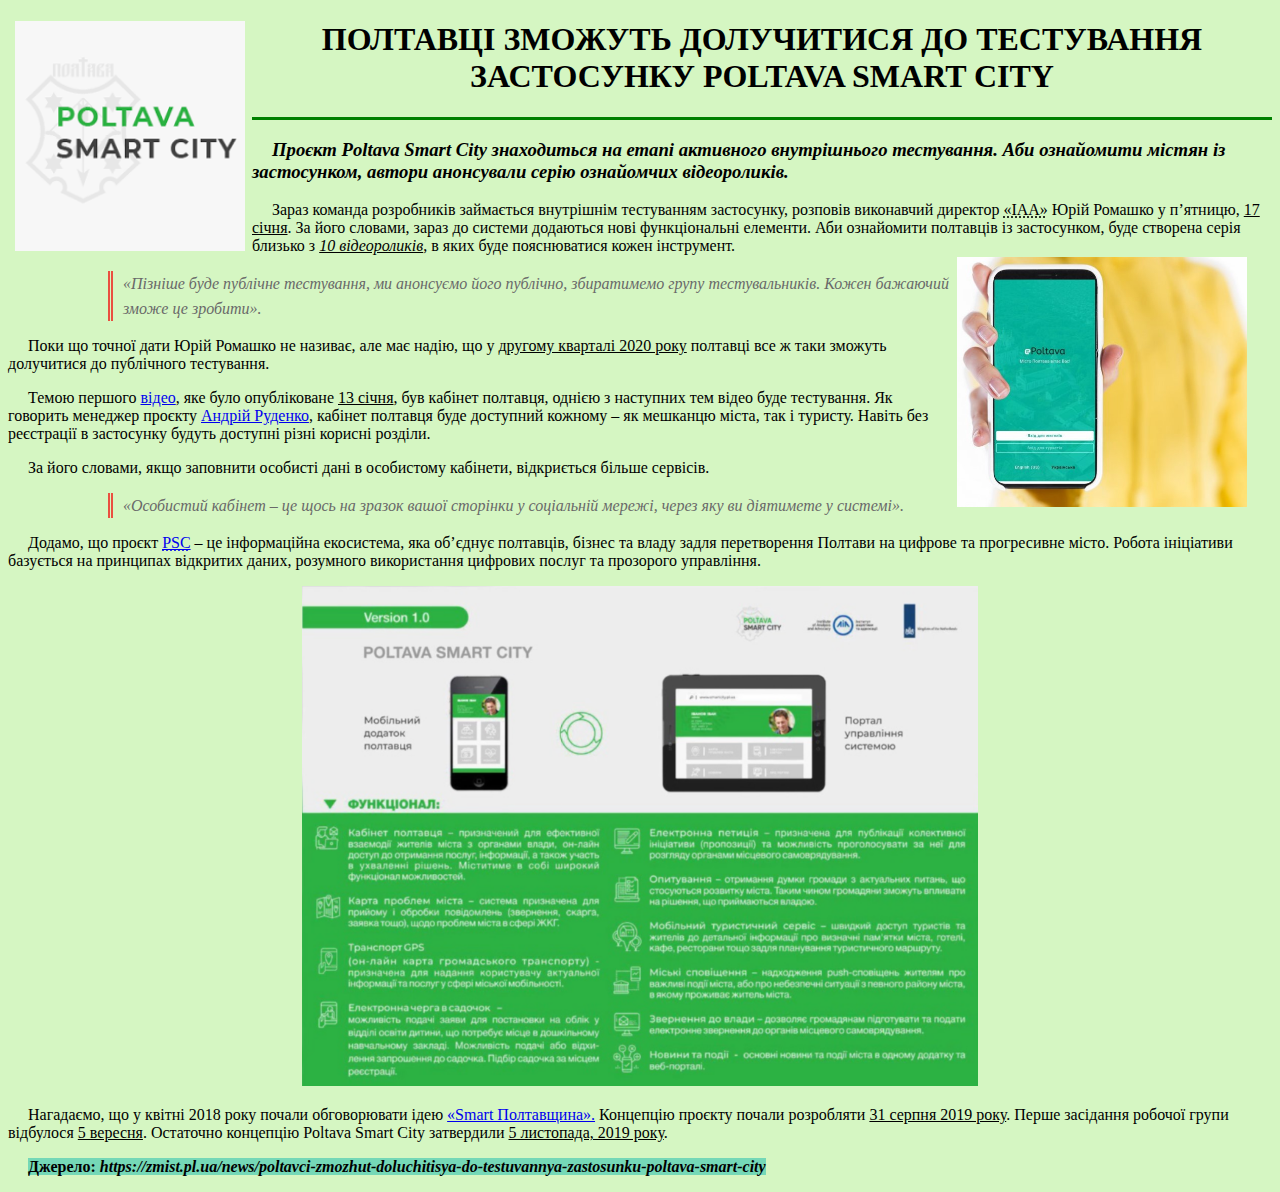
<file: Homework 2/Homework 2.html>
<!DOCTYPE html>
<html lang="en">
    <head>
        <meta charset="UTF-8">
        <meta name="viewport" content="width=device-width, initial-scale=1.0">
        <meta http-equiv="X-UA-Compatible" content="ie=edge">
        <title>Document</title>
        <style>
            p 
            {
                text-indent: 20px;
            }
        
            .rightimg
            {
                float: right; 
                margin: 20px 25px 0px 7px;
            }
        
            .leftimg
            {
                float: left; 
                margin: 0px 7px 0px 7px;
            }
        
            .fig
            {
                text-align: center;
            }
        
            .padding
            { 
                max-width: 1300px;
                margin: 0 auto;
            }
       
            .line
            {
                margin: 0px 100px;
                border-left: 5px solid #f20808b3;
                padding-left: 10px;
                line-height: 25px;
                font-style: oblique;
                border-radius: 0px 0px;
                border-left-style: double;
                font-family: Segoe Script
            }
            .body
            {
                background-color: #56DD0B40
            } 
        </style>       
    </head>
    <body class="body">
        <div class="padding">
        <div><img src="../Homework 2/image_homework2/images.png" height="230" class="leftimg"></div><div class="fig"><font face="Segoe Script"><h1>ПОЛТАВЦІ ЗМОЖУТЬ ДОЛУЧИТИСЯ ДО ТЕСТУВАННЯ<br>ЗАСТОСУНКУ POLTAVA SMART CITY</h1></font></div>
        <hr color="green" size="3">
        <h3><p><i>Проєкт Poltava Smart City знаходиться на етапі активного внутрішнього тестування. Аби ознайомити містян із застосунком, автори анонсували серію ознайомчих відеороликів.</i></p></h3 >
        <p>Зараз команда розробників займається внутрішнім тестуванням застосунку, розповів виконавчий директор <abbr title="Інституту аналітики та адвокації">«ІАА»</abbr> 
            Юрій Ромашко у п’ятницю, <ins>17 січня</ins>. За його словами, зараз до системи додаються нові функціональні елементи. Аби ознайомити полтавців із застосунком, 
            буде створена серія близько з <ins><i>10 відеороликів</i></ins>, в яких буде пояснюватися кожен інструмент. <img src="../Homework 2/image_homework2/xYyYYj4LI70drO7e.jpg" height="250" class="rightimg"></p>
        <blockquote class="line" style="color:dimgray">«Пізніше буде публічне тестування, ми анонсуємо його публічно, збиратимемо групу тестувальників. Кожен бажаючий зможе це зробити».</blockquote>
        <p>Поки що точної дати Юрій Ромашко не називає, але має надію, що у <ins>другому кварталі 2020 року</ins> полтавці все ж таки зможуть долучитися до публічного тестування.</p>
        <p>Темою першого <a href="https://www.facebook.com/watch/?v=2560920150702135">відео</a>, яке було опубліковане <ins>13 січня</ins>, був кабінет полтавця, 
            однією з наступних тем відео буде тестування. Як говорить менеджер проєкту <a href="https://www.facebook.com/rudenko.vip">Андрій Руденко</a>, кабінет полтавця 
            буде доступний кожному – як мешканцю міста, так і туристу. Навіть без реєстрації в застосунку будуть доступні різні корисні розділи.</p>
        <p>За його словами, якщо заповнити особисті дані в особистому кабінети, відкриється більше сервісів.</p>
        <blockquote class="line" style="color:dimgray">«Особистий кабінет – це щось на зразок вашої сторінки у соціальній мережі, через яку ви діятимете у системі».</blockquote> 
        <p>Додамо, що проєкт <a href="http://smartcity.pl.ua/"><abbr title="Poltava Smart City">PSC</abbr></a> – це інформаційна екосистема, яка об’єднує полтавців, бізнес 
            та владу задля перетворення Полтави на цифрове та прогресивне місто. Робота ініціативи базується на принципах відкритих даних, розумного використання цифрових послуг 
            та прозорого управління.</p>
        <div class="fig"><img src="../Homework 2/image_homework2/2020-01-20_20h28_21.png" height="500"></div>
        <p>Нагадаємо, що у квітні 2018 року почали обговорювати ідею <a href="https://zmist.pl.ua/news/smart-poltavshchina-u-poltavi-obgovoryuyut-yak-nalagoditi-zvyazok-gromadi-iz-vladoyu">
            «Smart Полтавщина».</a> Концепцію проєкту почали розробляти <ins>31 серпня 2019 року</ins>. Перше засідання робочої групи відбулося <ins>5 вересня</ins>.
            Остаточно концепцію Poltava Smart City затвердили <ins>5 листопада, 2019 року</ins>.</p>
        <p><mark style="background-color:rgba(17, 185, 171, 0.486)"><b style="font-family: fantasy">Джерело: <cite>https://zmist.pl.ua/news/poltavci-zmozhut-doluchitisya-do-testuvannya-zastosunku-poltava-smart-city</b></cite></mark></p>      
        </div>
    </body>
</html>
</file>
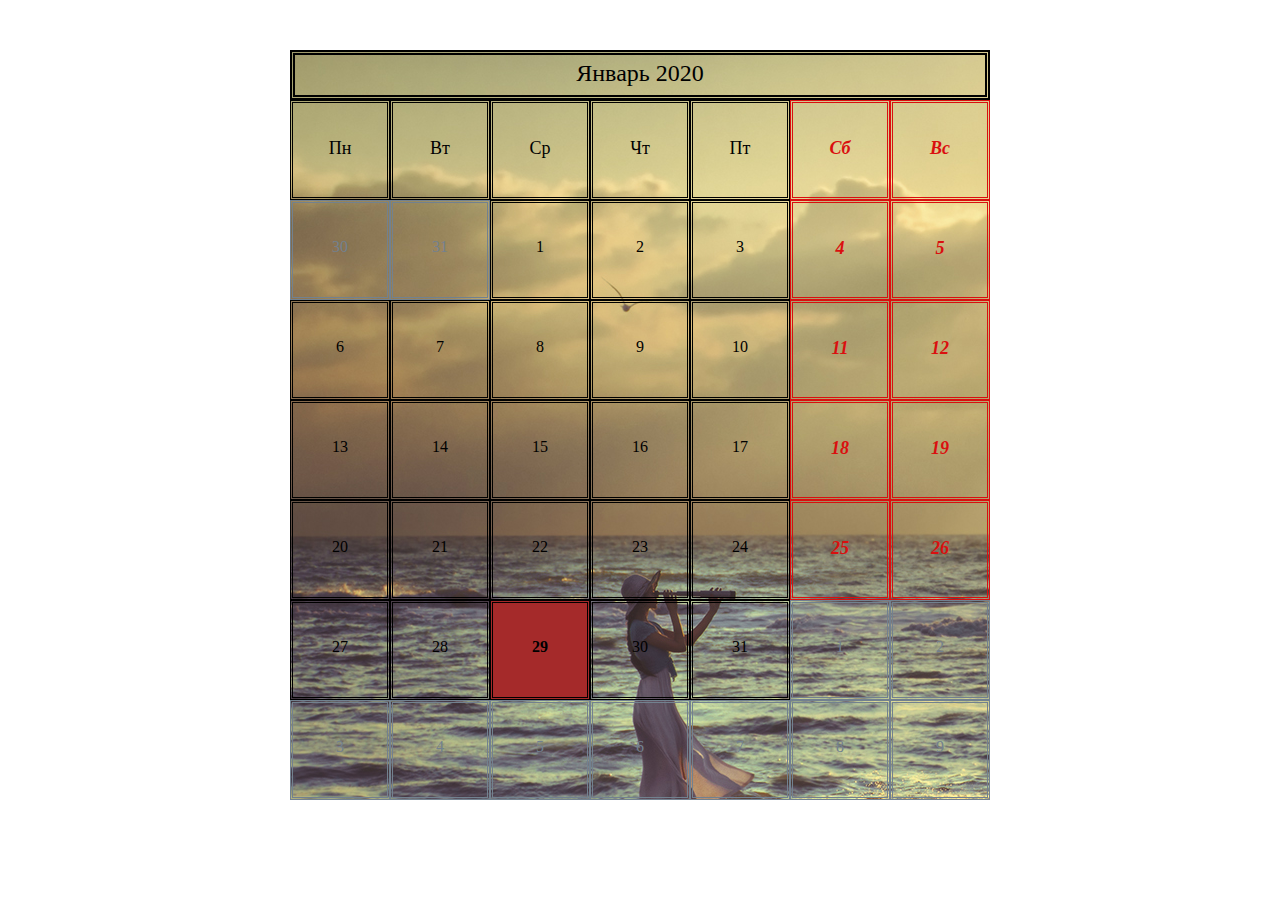
<file: Homework_3.1/homework3.1.html>
<!DOCTYPE html>
<html lang="en">
<head>
    <meta charset="UTF-8">
    <meta name="viewport" content="width=device-width, initial-scale=1.0">
    <meta http-equiv="X-UA-Compatible" content="ie=edge">
    <title>Document</title>
    <link rel="stylesheet" href="style.css">
</head>

<body style="padding-top:50px"> 

    <div class="calendar">

        <div class="month"> 
            Январь 2020
        </div>
           
        <div>
            <div class="week">Пн</div>
            <div class="week">Вт</div>
            <div class="week">Ср</div>
            <div class="week">Чт</div>
            <div class="week">Пт</div>
            <div class="holiday">Сб</div>
            <div class="holiday">Вс</div>
            <div style="clear: both"></div>
        </div>
        
        <div>
            <div class="dates_outside_the_month">30</div>
            <div class="dates_outside_the_month">31</div>
            <div class="date">1</div>
            <div class="date">2</div>
            <div class="date">3</div>
            <div class="holiday">4</div>
            <div class="holiday">5</div>
            <div class="date">6</div>
            <div class="date">7</div>
            <div class="date">8</div>
            <div class="date">9</div>
            <div class="date">10</div>
            <div class="holiday">11</div>
            <div class="holiday">12</div>
            <div class="date">13</div>
            <div class="date">14</div>
            <div class="date">15</div>
            <div class="date">16</div>
            <div class="date">17</div>
            <div class="holiday">18</div>
            <div class="holiday">19</div>
            <div class="date">20</div>
            <div class="date">21</div>
            <div class="date">22</div>
            <div class="date">23</div>
            <div class="date">24</div>
            <div class="holiday">25</div>
            <div class="holiday">26</div>
            <div class="date">27</div>
            <div class="date">28</div>
            <div class="today">29</div>
            <div class="date">30</div>
            <div class="date">31</div>
            <div class="dates_outside_the_month">1</div>
            <div class="dates_outside_the_month">2</div>
            <div class="dates_outside_the_month">3</div>
            <div class="dates_outside_the_month">4</div>
            <div class="dates_outside_the_month">5</div>
            <div class="dates_outside_the_month">6</div>
            <div class="dates_outside_the_month">7</div>
            <div class="dates_outside_the_month">8</div>
            <div class="dates_outside_the_month">9</div>
            <div style="clear: both"></div>
        </div>
    </div>

 
</body>
</html>
</file>
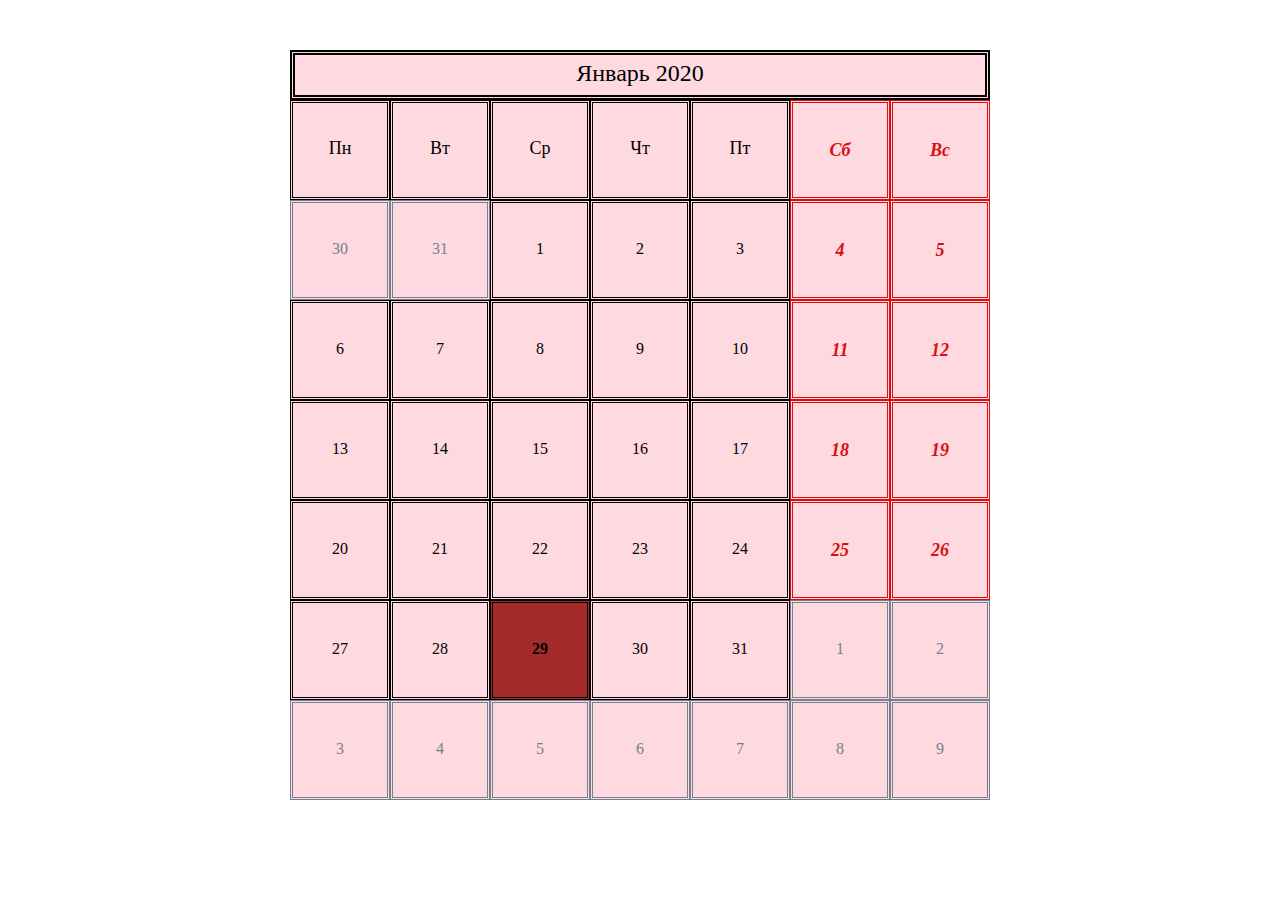
<file: Homework_3/homework3.1.html>
<!DOCTYPE html>
<html lang="en">
<head>
    <meta charset="UTF-8">
    <meta name="viewport" content="width=device-width, initial-scale=1.0">
    <meta http-equiv="X-UA-Compatible" content="ie=edge">
    <title>Document</title>
    <link rel="stylesheet" href="style.css">
</head>

<body style="padding-top:50px"> 

    <div class="calendar">

        <div class="month"> 
            Январь 2020
        </div>
           
        <div class="calendar-week">
            <div class="week">Пн</div>
            <div class="week">Вт</div>
            <div class="week">Ср</div>
            <div class="week">Чт</div>
            <div class="week">Пт</div>
            <div class="holiday">Сб</div>
            <div class="holiday">Вс</div>
            <div style="clear: both"></div>
        </div>
        
        <div class="calendar-dates">
            <div class="dates_outside_the_month">30</div>
            <div class="dates_outside_the_month">31</div>
            <div class="date">1</div>
            <div class="date">2</div>
            <div class="date">3</div>
            <div class="holiday">4</div>
            <div class="holiday">5</div>
            <div class="date">6</div>
            <div class="date">7</div>
            <div class="date">8</div>
            <div class="date">9</div>
            <div class="date">10</div>
            <div class="holiday">11</div>
            <div class="holiday">12</div>
            <div class="date">13</div>
            <div class="date">14</div>
            <div class="date">15</div>
            <div class="date">16</div>
            <div class="date">17</div>
            <div class="holiday">18</div>
            <div class="holiday">19</div>
            <div class="date">20</div>
            <div class="date">21</div>
            <div class="date">22</div>
            <div class="date">23</div>
            <div class="date">24</div>
            <div class="holiday">25</div>
            <div class="holiday">26</div>
            <div class="date">27</div>
            <div class="date">28</div>
            <div class="today">29</div>
            <div class="date">30</div>
            <div class="date">31</div>
            <div class="dates_outside_the_month">1</div>
            <div class="dates_outside_the_month">2</div>
            <div class="dates_outside_the_month">3</div>
            <div class="dates_outside_the_month">4</div>
            <div class="dates_outside_the_month">5</div>
            <div class="dates_outside_the_month">6</div>
            <div class="dates_outside_the_month">7</div>
            <div class="dates_outside_the_month">8</div>
            <div class="dates_outside_the_month">9</div>
            <div style="clear: both"></div>
        </div>
    </div>

 
</body>
</html>
</file>
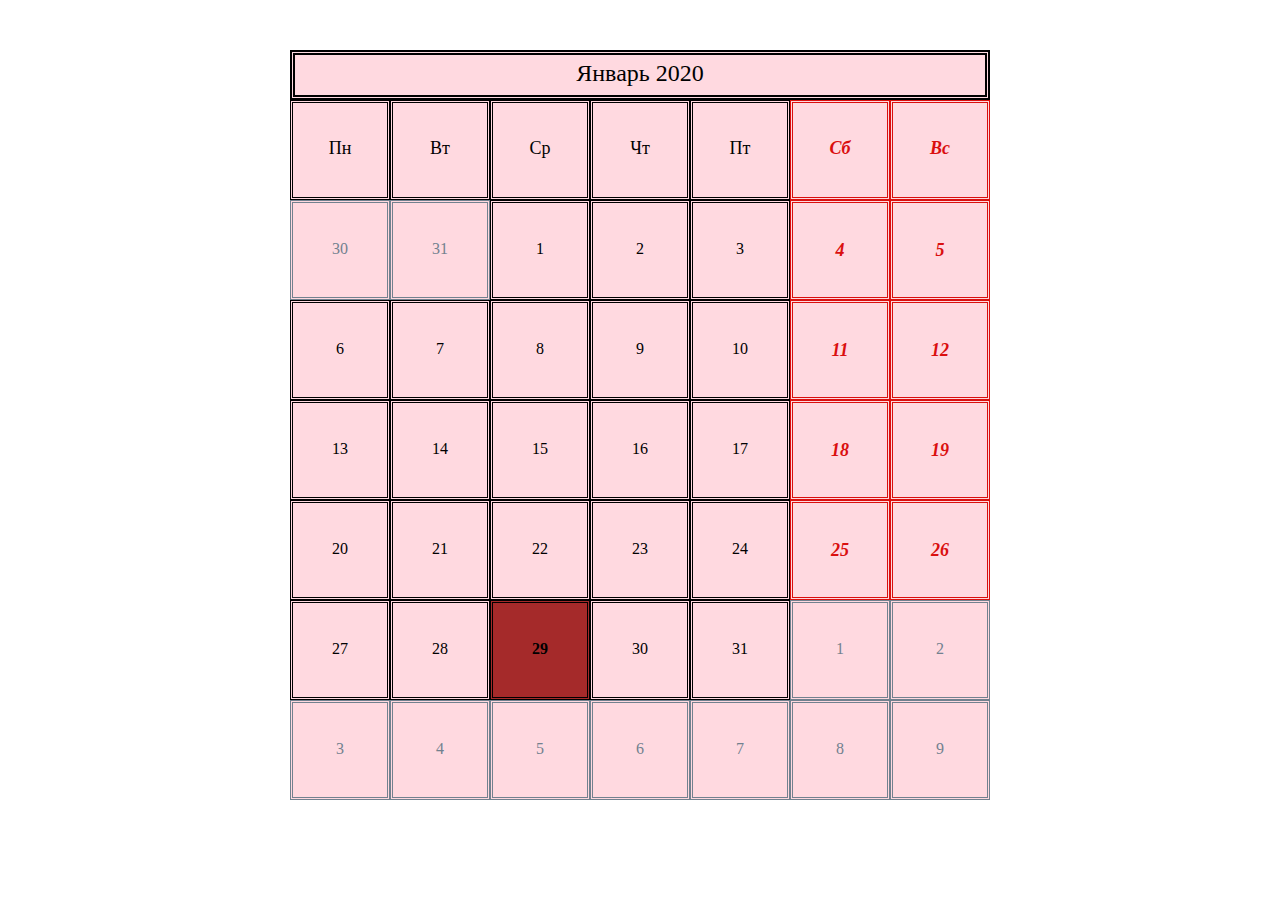
<file: Homework_3/homework3.html>
<!DOCTYPE html>
<html lang="en">
<head>
    <meta charset="UTF-8">
    <meta name="viewport" content="width=device-width, initial-scale=1.0">
    <meta http-equiv="X-UA-Compatible" content="ie=edge">
    <title>Document</title>
    <link rel="stylesheet" href="style.css">
</head>

<body style="padding-top:50px"> 

    <div class="calendar">

        <div class="month"> 
            Январь 2020
        </div>
           
        <div>
            <div class="week">Пн</div>
            <div class="week">Вт</div>
            <div class="week">Ср</div>
            <div class="week">Чт</div>
            <div class="week">Пт</div>
            <div class="week1">Сб</div>
            <div class="week1">Вс</div>
        </div>
        
        <div>
            <div class="dates_outside_the_month">30</div>
            <div class="dates_outside_the_month">31</div>
            <div class="date">1</div>
            <div class="date">2</div>
            <div class="date">3</div>
            <div class="holiday">4</div>
            <div class="holiday">5</div>
            <div class="date">6</div>
            <div class="date">7</div>
            <div class="date">8</div>
            <div class="date">9</div>
            <div class="date">10</div>
            <div class="holiday">11</div>
            <div class="holiday">12</div>
            <div class="date">13</div>
            <div class="date">14</div>
            <div class="date">15</div>
            <div class="date">16</div>
            <div class="date">17</div>
            <div class="holiday">18</div>
            <div class="holiday">19</div>
            <div class="date">20</div>
            <div class="date">21</div>
            <div class="date">22</div>
            <div class="date">23</div>
            <div class="date">24</div>
            <div class="holiday">25</div>
            <div class="holiday">26</div>
            <div class="date">27</div>
            <div class="date">28</div>
            <div class="today">29</div>
            <div class="date">30</div>
            <div class="date">31</div>
            <div class="dates_outside_the_month">1</div>
            <div class="dates_outside_the_month">2</div>
            <div class="dates_outside_the_month">3</div>
            <div class="dates_outside_the_month">4</div>
            <div class="dates_outside_the_month">5</div>
            <div class="dates_outside_the_month">6</div>
            <div class="dates_outside_the_month">7</div>
            <div class="dates_outside_the_month">8</div>
            <div class="dates_outside_the_month">9</div>
        </div>
    </div>

 
</body>
</html>
</file>
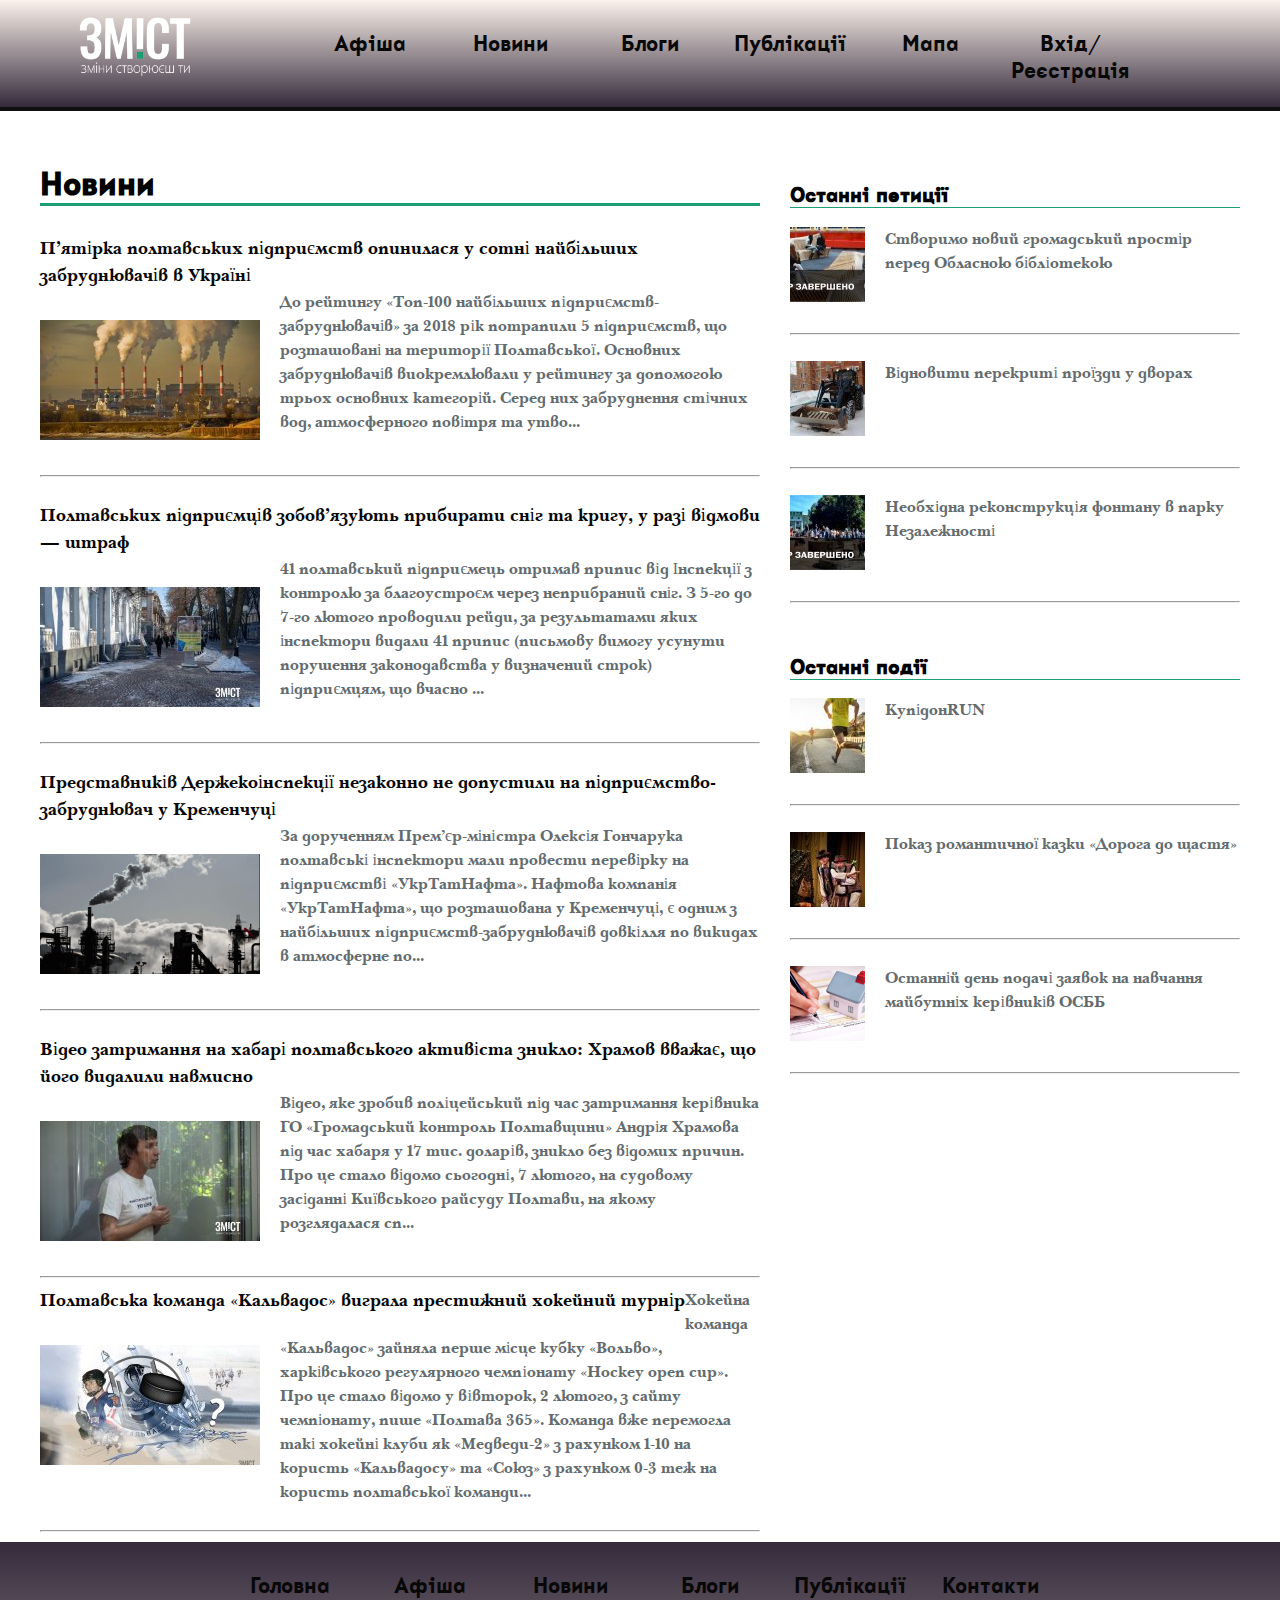
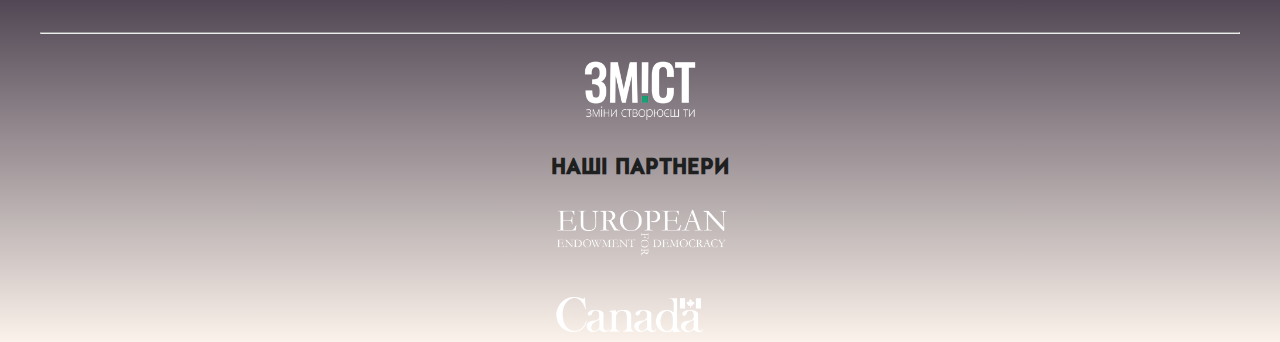
<file: Homework_5/homework_5.html>
<!DOCTYPE html>
<html lang="en">
<head>
    <meta charset="UTF-8">
    <meta name="viewport" content="width=device-width, initial-scale=1.0">
    <meta http-equiv="X-UA-Compatible" content="ie=edge">
    <title>Document</title>

    <link rel="stylesheet" href="style.css">
</head>
<body>
    <header class="header">
        <div class="wrapper">
        <nav class="header__nav">    
            <div class="logo">
                <a href="#">
                    <img src="./image_homework5/logo-zmist.png" alt="" width="130px"> 
                </a>
            </div>
                <ul class="menu">
                    <li><a href="#">Афіша</a></li>
                    <li><a href="#">Новини</a>
                        <ul>
                            <li><a href="#">Головне за тиждень</a></li>
                            <li><a href="#">Головне за місяць</a></li>
                            <li><a href="#">Головне за рік</a></li>
                        </ul>   
                    </li>
                    <li><a href="#">Блоги</a></li>
                    <li><a href="#">Публікації</a></li>
                    <li><a href="#">Мапа</a></li>
                    <li><a href="#">Вхід/Реєстрація</a></li>
                </ul>
        </nav>
        </div>
    </header>


    <main>
    <div class="wrapper">
        <div class="content">      
            <section class="main__section">         
                <h1 class="title">Новини</h1>
                <article class="main__section__article">
                    <a href="#">П’ятірка полтавських підприємств опинилася у сотні найбільших забруднювачів в Україні</a>
                        <a href="#"><figure><img src="./image_homework5/CUwbnYpNsoAKD7fP.jpg"></figure></a>
                        <div>
                            <p>До рейтингу «Топ-100 найбільших підприємств-забруднювачів» за 2018 рік потрапили 5 підприємств, що розташовані на території Полтавської. Основних забруднювачів виокремлювали у рейтингу за допомогою трьох основних категорій. Серед них забруднення стічних вод, атмосферного повітря та утво...</p>
                        </div>
                    <hr class="main__section__article-hr">           
                </article>           
                <article class="main__section__article">
                    <a href="#">Полтавських підприємців зобов’язують прибирати сніг та кригу, у разі відмови — штраф</a>
                        <a href="#"><figure><img src="./image_homework5/95LKMimMz9ZVVPWj.JPG"></figure></a>
                        <div>
                            <p>41 полтавський підприємець отримав припис від Інспекції з контролю за благоустроєм через неприбраний сніг.  З 5-го до 7-го лютого проводили рейди, за результатами яких інспектори видали 41 припис (письмову вимогу усунути порушення законодавства у визначений строк) підприємцям, що вчасно ...</p>
                        </div>
                    <hr class="main__section__article-hr">            
                </article>
                <article class="main__section__article">
                    <a href="#">Представників Держекоінспекції незаконно не допустили на підприємство-забруднювач у Кременчуці</a>
                        <a href="#"> <figure><img src="./image_homework5/8P5exkwilvbwMwjQ.png"></figure></a>
                        <div>
                            <p>За дорученням Прем’єр-міністра Олексія Гончарука полтавські інспектори мали провести перевірку на підприємстві «УкрТатНафта». Нафтова компанія «УкрТатНафта», що розташована у Кременчуці, є одним з найбільших підприємств-забруднювачів довкілля по викидах в атмосферне по...</p>
                        </div>
                    <hr class="main__section__article-hr">
                </article>               
                <article class="main__section__article">
                    <a href="#">Відео затримання на хабарі полтавського активіста зникло: Храмов вважає, що його видалили навмисно</a>
                        <a href="#"><figure><img src="./image_homework5/tNHvY1X7HeqpSudM.JPG"></figure></a>
                        <div>
                            <p>Відео, яке зробив поліцейський під час затримання керівника ГО «Громадський контроль Полтавщини» Андрія Храмова під час хабаря у 17 тис. доларів, зникло без відомих причин. Про це стало відомо сьогодні, 7 лютого, на судовому засіданні Київського райсуду Полтави, на якому розглядалася сп...</p>
                        </div>
                    <hr class="main__section__article-hr">             
                </article>
                <article class="main__section__article">
                    <a href="#">Полтавська команда «Кальвадос» виграла престижний хокейний турнір</a>
                        <a href="#"><figure><img src="./image_homework5/s2PeJrsL1xn2pS8r.jpg"></figure></a>
                        <div>
                            <p style="margin-top: 0px;">Хокейна команда «Кальвадос» зайняла перше місце кубку «Вольво», харківського регулярного чемпіонату «Hockey open cup». Про це стало відомо у вівторок, 2 лютого, з сайту чемпіонату, пише «Полтава 365». Команда вже перемогла такі хокейні клуби як «Медведи-2» з рахунком 1-10 на користь «Кальвадосу» та «Союз» з рахунком 0-3 теж на користь полтавської команди...</p>
                        </div>
                    <hr class="main__section__article-hr">             
                </article>
            </section>
        </div>  
       
        
        <aside class="main__aside">
                <h3 class="title1">Останні петиції</h3> 
            <article class="main__aside__article">
                    <a href="#"><figure><img src="./image_homework5/9e2nVQqlYnCUZ2jk.jpg"></figure></a>
                <div>
                    <p>Створимо новий громадський простір перед Обласною бібліотекою</p>
                </div> 
                <hr class="main__aside__article-hr"> 
            </article> 
            <article class="main__aside__article">
                <a href="#"><figure><img src="./image_homework5/S9EFlBxjQeFeOpvP.jpg"></figure></a>
                <div>
                    <p>Відновити перекриті проїзди у дворах</p>
                </div>
                <hr class="main__aside__article-hr">
            </article> 
            <article class="main__aside__article">
                <a href="#"><figure><img src="./image_homework5/3k5yNKA5S906ttRE.jpg"></figure></a>
                <div>
                    <p>Необхідна реконструкція фонтану в парку Незалежності</p>
                </div>
                <hr class="main__aside__article-hr">
            </article> 
                <h3 class="title1">Останні події</h3>
            <article class="main__aside__article">
                <a href="#"><figure><img src="./image_homework5/lvfitCPyCoreeSGV.jpg"> </figure></a>
                <div>
                    <p>КупідонRUN</p>
                </div>  
                <hr class="main__aside__article-hr">
            </article> 
            <article class="main__aside__article">
                <a href="#"><figure><img src="./image_homework5/tNIIH13G9A6YNvca.jpg"></figure></a>
                <div>
                    <p> Показ романтичної казки «Дорога до щастя»</p>
                </div>  
                <hr class="main__aside__article-hr"> 
            </article> 
            <article class="main__aside__article">
                <a href="#"><figure><img src="./image_homework5/nKO1CdTbkZix1a6n.png"></figure></a>
                <div>
                    <p> Останній день подачі заявок на  навчання майбутніх керівників ОСББ</p>
                </div>
                <hr class="main__aside__article-hr">   
            </article> 
        </aside>      
    </div>
    </main>


    <footer class="footer">
        <div class="wrapper">
        <nav class="footer__nav">
            <ul class="menu">
                <li><a href="#">Головна</a></li>
                <li><a href="#">Афіша</a></li>
                <li><a href="#">Новини</a></li>
                <li><a href="#">Блоги</a></li>
                <li><a href="#">Публікації</a></li>
                <li><a href="#">Контакти</a></li>
            </ul>
        </nav>
        <hr class="footer-hr">
        <nav class="footer__nav">
            <a href="#">
                <img src="./image_homework5/logo-zmist.png" alt="" width="130px"> 
            </a>
            <p class="footer__nav-partners">Наші партнери</p>
            <a href="#">
                <img class="footer__nav-pikchers" src="./image_homework5/eed-logo_01.png">
            </a>
            <br>
            <a href="#">
                <img class="footer__nav-pikchers" src="./image_homework5/eed-logo_02.png">
            </a>
        </nav>
    </div>
    </footer>














</body>
</html>
</file>
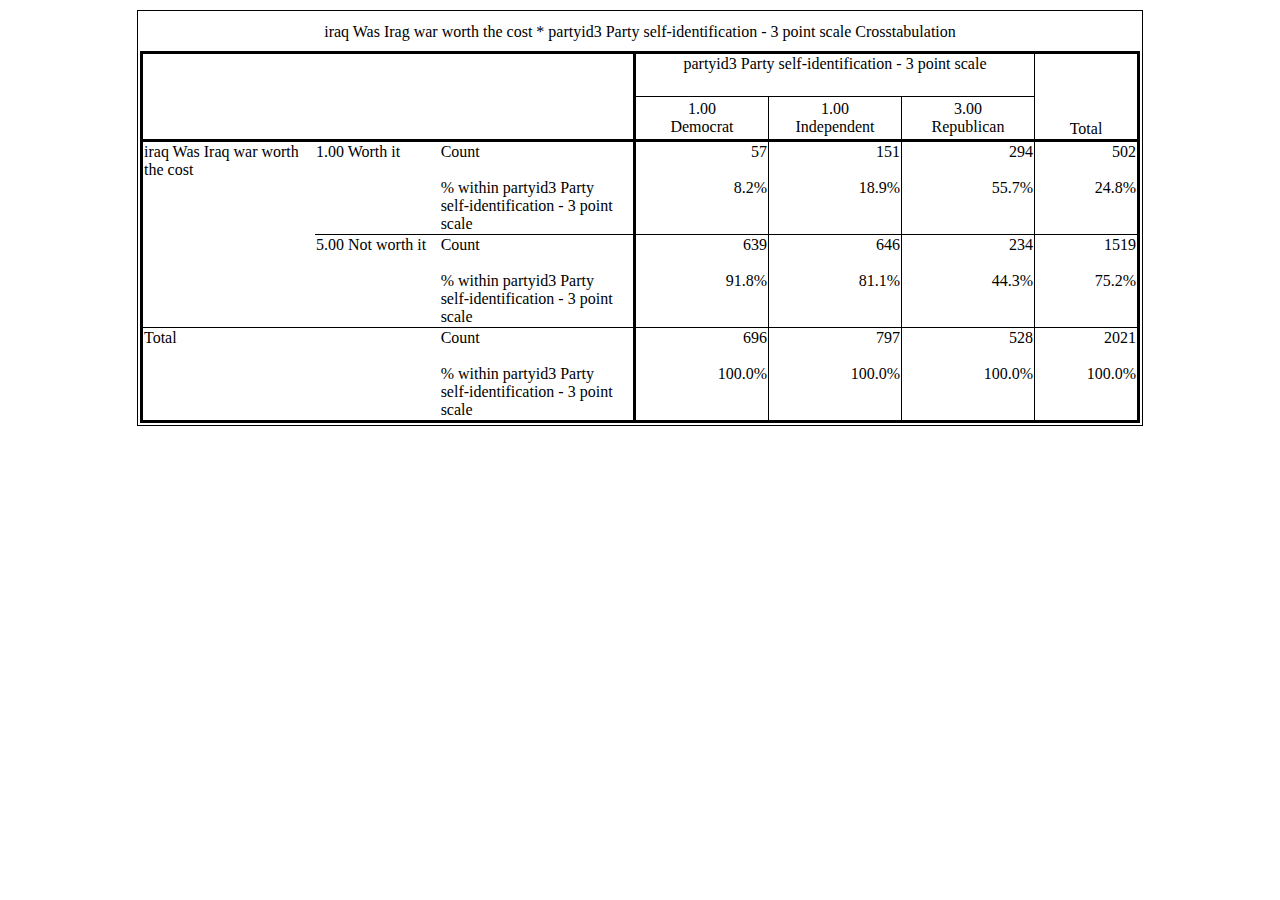
<file: Homework_6/homework_6.html>
<!DOCTYPE html>
<html lang="en">
<head>
    <meta charset="UTF-8">
    <meta name="viewport" content="width=device-width, initial-scale=1.0">
    <title>Document</title>

    <link rel="stylesheet" href="style.css">
</head>
<body class="frame">
    <table width="100%" class="table">
        <caption>iraq Was Irag war worth the cost * partyid3 Party self-identification - 3 point scale Crosstabulation </caption>
        <thead>
            <tr>
                <th rowspan="2" colspan="2"></th>
                <!--<th></th>-->
                <th rowspan="2"></th>
                <th colspan="3">partyid3 Party self-identification - 3 point scale</th>
                <!--<th></th>-->
                <!--<th></th>-->
                <th rowspan="2">Total</th>
            </tr>
            <tr>
                <!--<td></td> -->
                <!--<td></td>-->
                <!--<th></th>-->
                <th>1.00 <br> Democrat</th>
                <th>1.00 <br> Independent</th>
                <th>3.00 <br> Republican</th>
                <!--<td></td>-->
            </tr>
        </thead>
        <tbody>
            <tr>
                <td rowspan="2">iraq Was Iraq war worth the cost</td> 
                <td>1.00 Worth it</td>
                <td>Count <br> <br> % within partyid3 Party <br> self-identification - 3 point <br> scale</td>
                <td>57 <br><br> 8.2%</td>
                <td>151 <br><br>18.9%</td>
                <td>294 <br><br> 55.7%</td>
                <td>502 <br><br>24.8%</td>
            </tr>
            <tr>
                <!--<td></td>-->
                <td>5.00 Not worth it</td>
                <td>Count <br> <br> % within partyid3 Party <br> self-identification - 3 point <br> scale</td>
                <td>639 <br><br> 91.8%</td>
                <td>646 <br><br>81.1%</td>
                <td>234 <br><br> 44.3%</td>
                <td>1519<br><br>75.2%</td>
            </tr>
        </tbody>
        <tfoot>   
            <tr>
                <td colspan="2">Total</td>
                <!--<td></td>-->
                <td>Count <br> <br> % within partyid3 Party <br> self-identification - 3 point <br> scale</td>
                <td>696 <br><br> 100.0%</td>
                <td>797 <br><br>100.0%</td>
                <td>528 <br><br>100.0%</td>
                <td>2021 <br><br>100.0%</td>
            </tr>
        </tfoot>   
            
        
       
    </table> 

     


    
</body>
</html>
</file>
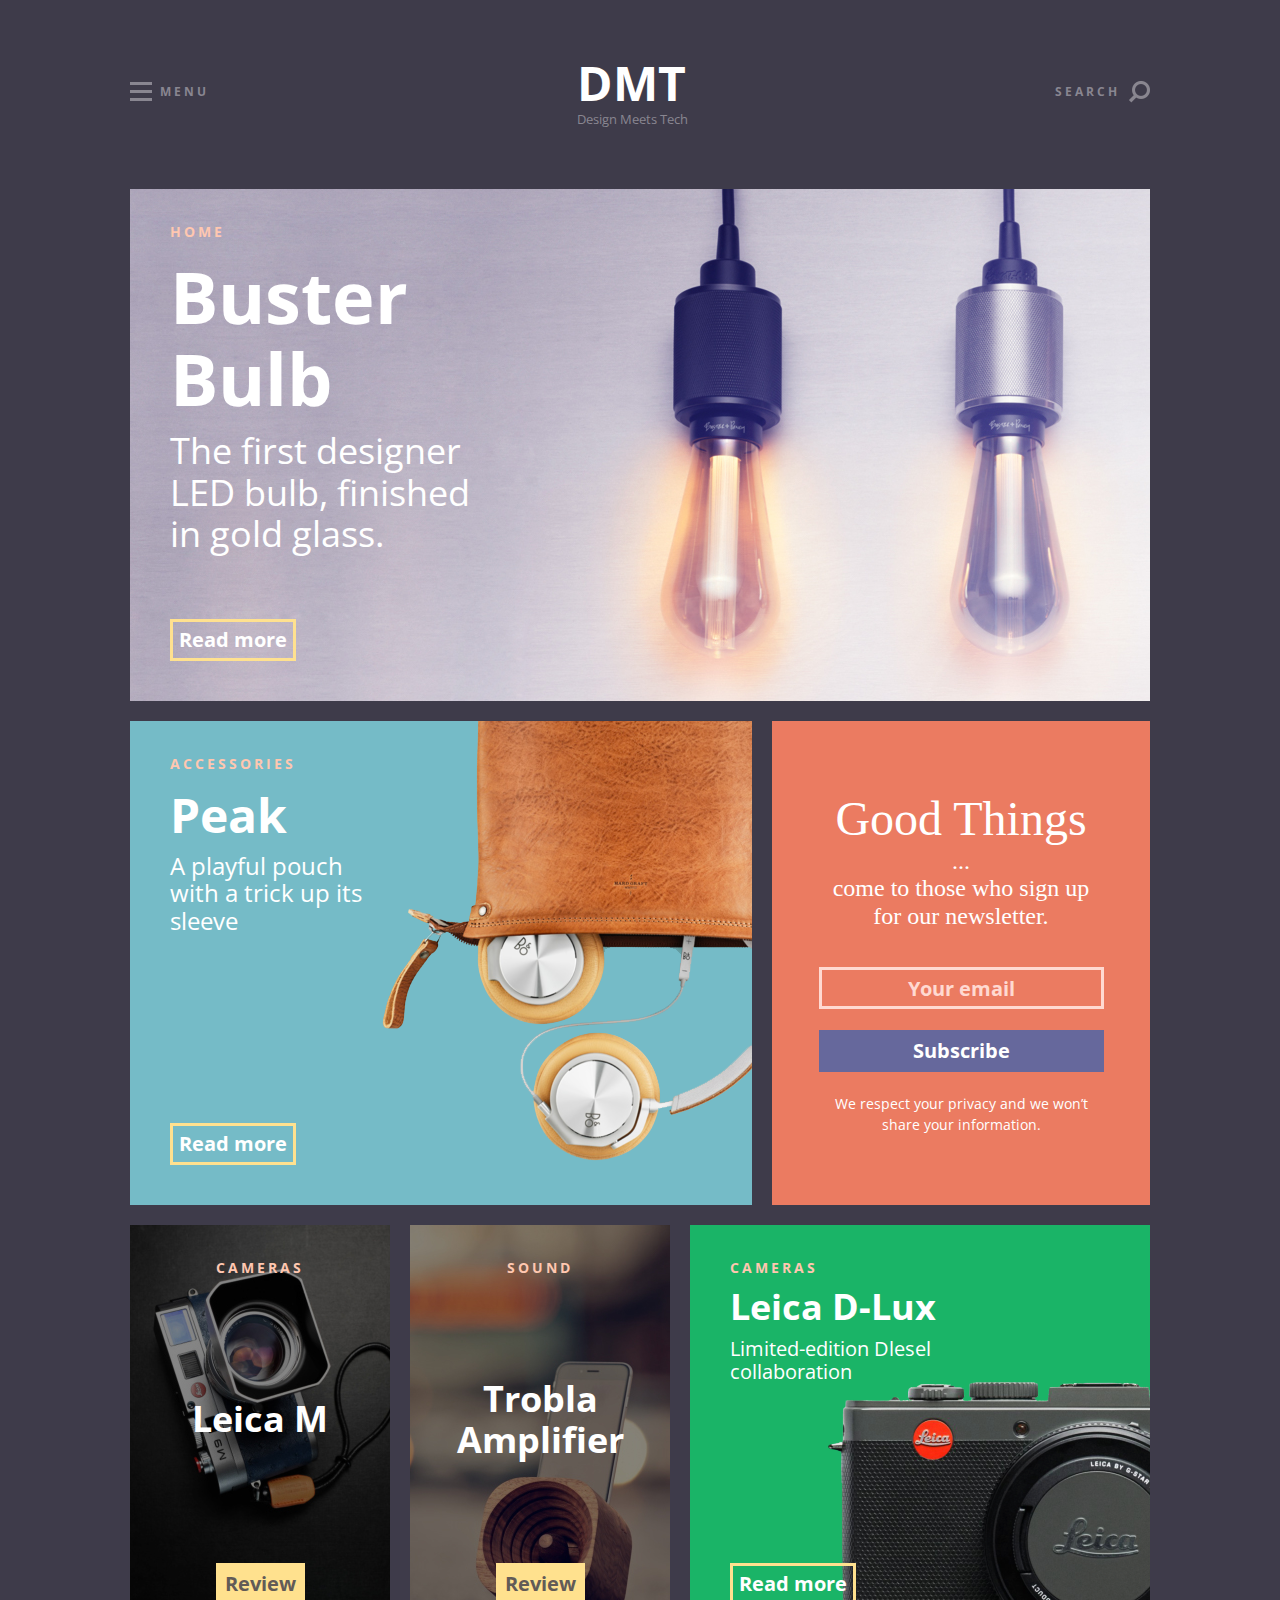
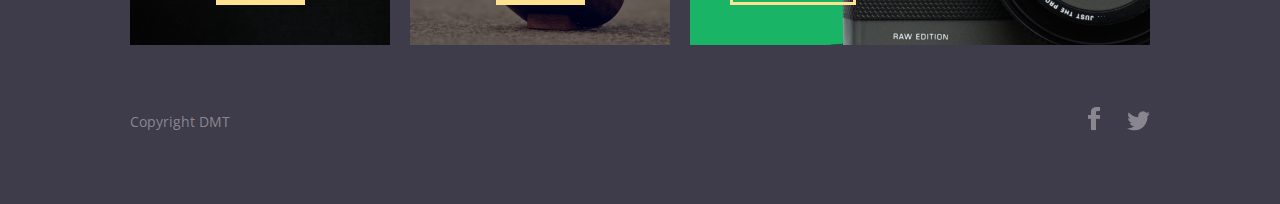
<file: Homework_7/homework_7.html>
<!DOCTYPE html>
<html lang="en">
<head>
    <meta charset="UTF-8">
    <meta name="viewport" content="width=device-width, initial-scale=1.0">
    <title>Document</title>

    <link rel="stylesheet" href="normalize.css">
    <link rel="stylesheet" href="style.css">
    <link rel="stylesheet" href="media.css">
    

</head>
<body>
    <div class="body-content">
        <header id="header">
            <div class="wrapper">
                <div class="header-content">
                    <div class="header_menu">
                        <a href="javascript:void(0)">menu</a>
                    </div>

                    <div class="header_name">
                        <a href="javascript:void(0)"><span>dmt</span> <br> Design Meets Tech</a> 
                    </div>

                    <div class="header_search">
                        <a href="javascript:void(0)">search</a>
                    </div>
                </div>
            </div>
        </header>


        <main id="main">
            <div class="wrapper">
                <section class="main-content">
                    <article class="main_slide1_article-buster-bulb"> 
                        <a href="javascript:void(0)" class="main_slide_toplink">home</a>   <!--Верхние подписи расположенные слева-->  
                        <h1 class="main_slide1_article-buster-bulb_name">
                            Buster <br> Bulb
                        </h1>
                        <h2 class="main_slide1_article-buster-bulb_description">
                            The first designer <br> LED bulb, finished <br> in gold glass.
                        </h2>
                        <a href="javascript:void(0)" class="main_slide_bottomlink_read-more">Read more</a> <!--Нижняя ссылка read more-->
                    </article>      

                    <article class="main_slide2_article-peek">
                        <a href="javascript:void(0)" class="main_slide_toplink">accessories</a> <!--Верхние подписи расположенные слева-->  
                        <h3 class="main_slide2_article-peek_name">
                            Peak
                        </h3>
                        <h4 class="main_slide2_article-peek_description">
                            A playful pouch <br> with a trick up its <br> sleeve
                        </h4>
                        <a href="javascript:void(0)" class="main_slide_bottomlink_read-more">Read more</a> <!--Нижняя ссылка read more-->
                    </article>      
                
                    <article class="main_slide2_article-good-things">      
                        <h3 class="main_slide2_article-good-things_name">
                            Good Things
                        </h3>
                        <h4 class="main_slide2_article-good-things_description">
                            ... <br> come to those who sign up <br> for our newsletter.
                        </h4>
                        <input type="emeil" name="emeil" placeholder="Your email" class="link-to-email">
                        <input type="submit" value="Subscribe" class="subscribe">
                        <h5 class="main_slide2_article-good-things_description1">
                            We respect your privacy and we won’t <br> share your information.
                        </h5>    
                    </article>

                    <article class="main_slide3_article-leicam">
                        <a href="javascript:void(0)" class="main_slide_toplink1">cameras</a>   <!--Верхние подписи расположенные  посредине-->                 
                        <h3 class="main_slide3_article-leicam_name">
                            Leica M
                        </h3>
                        <a href="javascript:void(0)" class="main_slide_bottomlink_review">Review</a> <!--Нижняя ссылка review-->
                    </article>      
                
                    <article class="main_slide3_article-trobla-amplifier">  
                        <a href="javascript:void(0)" class="main_slide_toplink1">sound</a> <!--Верхние подписи расположенные  посредине-->      
                        <h3 class="main_slide3_article-trobla-amplifier_name">
                            Trobla Amplifier
                        </h3>
                        <a href="javascript:void(0)" class="main_slide_bottomlink_review">Review</a>    <!--Нижняя ссылка review-->
                    </article>

                    <article class="main_slide3_article-leica-d-lux">
                        <a href="javascript:void(0)" class="main_slide_toplink">cameras</a>     <!--Верхние подписи расположенные слева-->   
                        <h3 class="main_slide3_article-leica-d-lux_name">
                            Leica D-Lux
                        </h3>
                        <h4 class="main_slide3_article-leica-d-lux_description">
                            Limited-edition Dlesel <br> collaboration
                        </h4>
                        <a href="javascript:void(0)" class="main_slide_bottomlink_read-more">Read more</a> <!--Нижняя ссылка read more-->
                    </article>      
                </section>    
            </div>
        </main>
        

        <footer id="footer">
            <div class="wrapper">
                <div class="footer_elements">
                    <div class="footer_elements_copiright">
                        <p class="footer_elements_copiright-link">Copyright DMT</p>
                    </div>
            
                    <div class="footer_elements_network">
                        <a href="javascript:void(0)" class="footer_elements_facebook_img">
                            <img src="img/facebook-i.png" alt="Facebook">
                        </a>     
                        <a href="javascript:void(0)" class="footer_elements_twitter_img">
                            <img src="img/twitter-i.png" alt="Twitter">
                        </a>
                    </div>
                </div>  
            </div>
        </footer>
    </div>

</body>
</html>
</file>
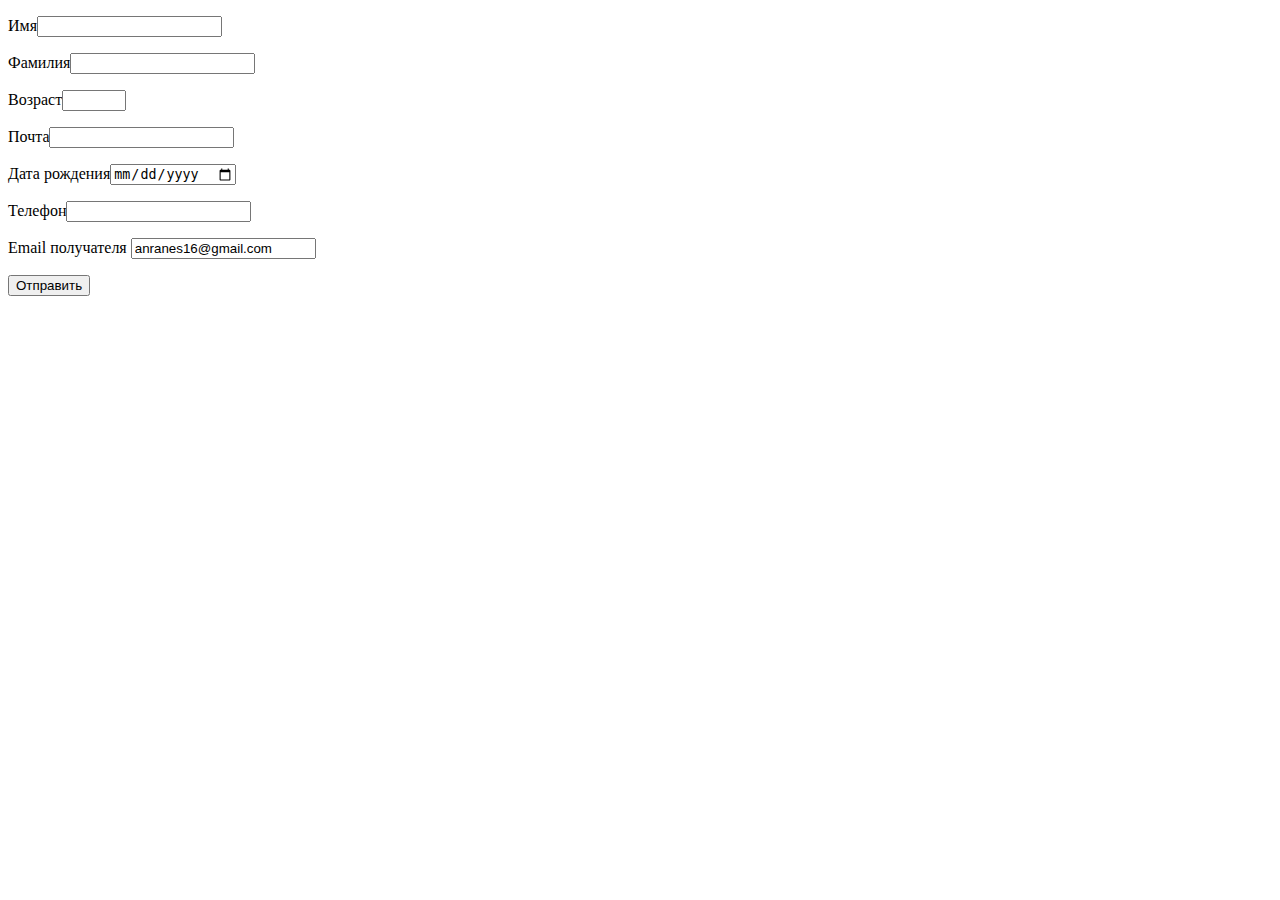
<file: Homework_8/homework_8.html>
<!DOCTYPE html>
<html lang="en">
<head>
    <meta charset="UTF-8">
    <meta name="viewport" content="width=device-width, initial-scale=1.0">
    <title>Document</title>
</head>
<body>
    <form action="http://nickblack.pro/send.php" method="post">
        <p>
            <label>Имя<input type="text" name="fname" required> 
        </p>
        <p>
            <label>Фамилия<input type="text" name="sname"></label>
        </p>
        <p>
            <label>Возраст<input type="number" name="age" min="1" max="100"></label>
        </p>
        <p>
            <label>Почта<input type="emeil" name="mail"></label>
        </p>
        <p>
            <label>Дата рождения<input type="date" name="bday"></label>
        </p>
        <p>
            <label>Телефон<input type="tel" name="phone" required></label>
        </p>
        <p>
            <label>Email получателя <input type="emeil" value="anranes16@gmail.com" name="mymail" readonly required></label>
        </p>
        <p>
            <input type="submit" value="Отправить"> <!--value - что бы для всех браузеров одинаково-->
        </p>
    </form>
           
</body>
</html>
</file>
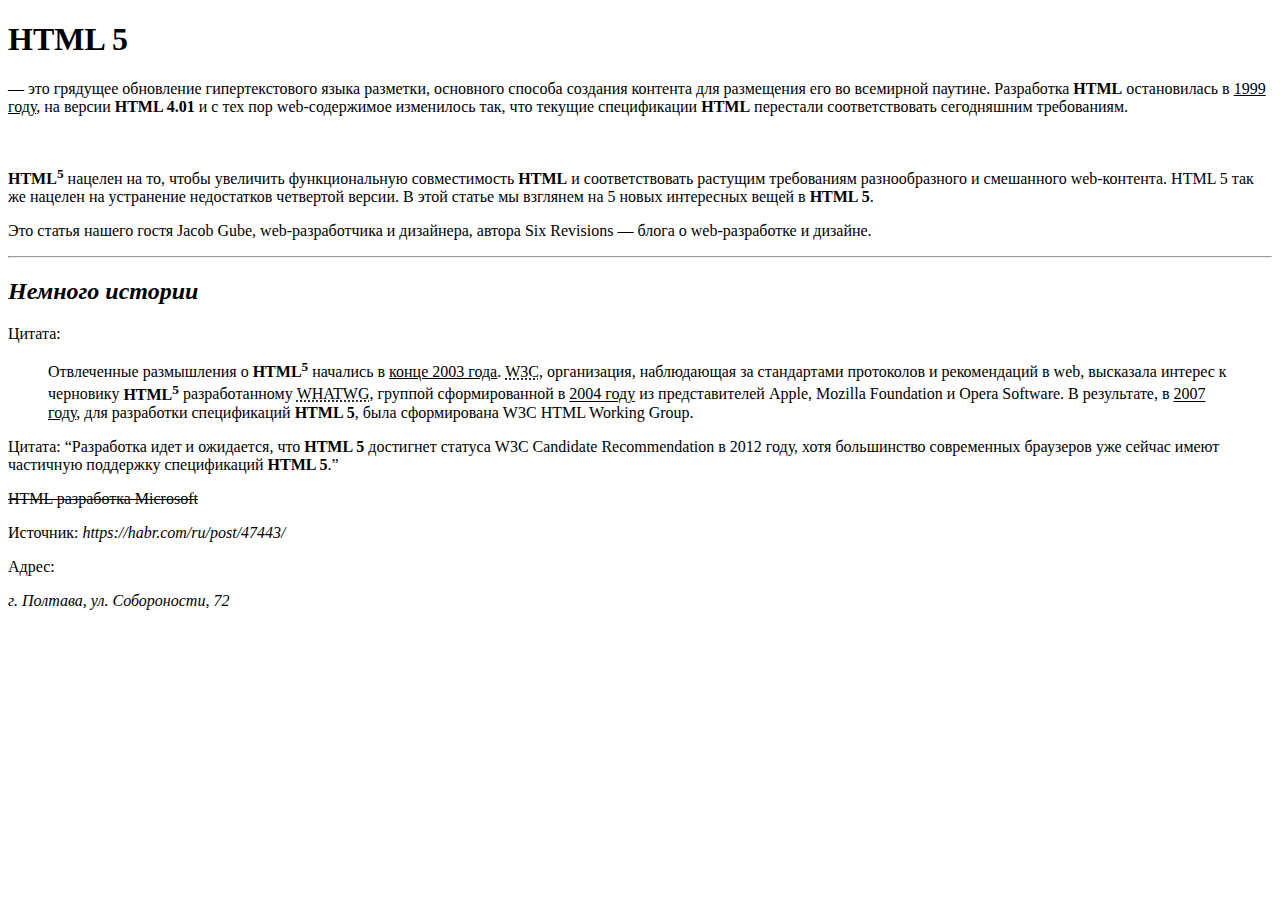
<file: Homeworks 1/Homework-1.html>
<!DOCTYPE html>
<html lang="en">
    <head>
        <meta charset="UTF-8">
        <meta name="viewport" content="width=device-width, initial-scale=1.0">
        <meta http-equiv="X-UA-Compatible" content="ie=edge">
        <title>Document</title>
    </head>
    <body>
        <h1>HTML 5</h1>
        <p>— это грядущее обновление гипертекстового языка разметки, основного способа создания контента для размещения его во всемирной паутине. Разработка <b>HTML</b> остановилась 
        в <ins>1999 году</ins>, на версии <b>HTML 4.01</b> и с тех пор web-содержимое изменилось так, что текущие спецификации <b>HTML</b> перестали соответствовать сегодняшним требованиям.</p>  
        <br>
        <p><b>HTML<sup>5</sup></b> нацелен на то, чтобы увеличить функциональную совместимость <b>HTML</b> и соответствовать растущим требованиям разнообразного и смешанного web-контента. HTML 5 так же нацелен на устранение 
        недостатков четвертой версии. В этой статье мы взглянем на 5 новых интересных вещей в <b>HTML 5</b>.</p> 
        <p>Это статья нашего гостя Jacob Gube, web-разработчика и дизайнера, автора Six Revisions — блога о web-разработке и дизайне.</p>
        <hr>
        <h2><i>Немного истории</i></h2> 
        Цитата:
        <p><blockquote>Отвлеченные размышления о <b>HTML<sup>5</sup></b> начались в <ins>конце 2003 года</ins>. <abbr title="World Wide Web Consortium">W3C</abbr>, организация, наблюдающая за стандартами протоколов и рекомендаций в web, высказала интерес к 
        черновику <b>HTML<sup>5</sup></b> разработанному <abbr title="ІWeb Hypertext Application Technology Working Group">WHATWG</abbr>, группой сформированной в <ins>2004 году</ins> из представителей Apple, Mozilla Foundation и Opera Software. 
        В результате, в <ins>2007 году</ins>, для разработки спецификаций <b>HTML 5</b>, была сформирована W3C HTML Working Group.</blockquote></p>
        <p>Цитата: <q>Разработка идет и ожидается, что <b>HTML 5</b> достигнет статуса W3C Candidate Recommendation в 2012 году, хотя большинство современных браузеров уже сейчас имеют частичную поддержку 
        спецификаций <b>HTML 5</b>.</q></p>
        <p><del>HTML разработка Microsoft</del></p>
        Источник: <cite>https://habr.com/ru/post/47443/</cite>
        <p>Адрес:</p>
        <p><address>г. Полтава, ул. Собороности, 72</address></p>
    </body>  
</html>
</file>
<file: Homework_3.1/style.css>
* {
    box-sizing: border-box;
    margin:  auto;   
    
} 

.calendar{
    width: 700px; 
    height: 750px; 
    background-image: url(11809181252371903.jpg);
}


.month{
    height: 50px;
    padding: 5px 0px;
    text-align: center;
    border: 5px double;
    font-size: x-large;
}

.week, .date, .holiday, .today, .dates_outside_the_month {
    text-align: center;
    width: 100px; 
    height: 100px; 
    float: left; 
    padding: 35px 0;
    border: 3.5px double;
}

.week{
    font-size: large;
}

.date{
    font-size: initial;
}

.holiday {
    font-size: large;
    font-style: oblique;
    color: rgb(218, 15, 15);
    font-weight: 900;
}

.today{
    background-color: rgb(165, 42, 42);
    font-size: initial;
    font-weight: 900;
}

.dates_outside_the_month{
    font-size: initial;
    color: rgb(114, 129, 143);
}

.date:hover, .today:hover, .holiday:hover{ /*Выделение зелёным цветом - даты, текущего месяца*/
    color: rgb(3, 148, 3); 
}

.dates_outside_the_month:hover{ /*Выделение синим цветом - даты, с прошлого или будущего месяцев*/
    color: rgb(0, 38, 255);
}
</file>
<file: Homework_3/style.css>
* {
    box-sizing: border-box;
    margin:  auto;   
} 

.calendar{
    width: 700px; 
    height: 750px; 
    background-color: rgba(255, 192, 203, 0.596);  
}

.month{
    height: 50px;
    padding: 5px 0px;
    text-align: center;
    border: 5px double;
    font-size: x-large;
}

.week{
    text-align: center;
    width: 100px; 
    height: 100px; 
    float: left; 
    padding: 35px 0;
    border: 3.5px double;
    font-size: large;
}

.week1{
    text-align: center;
    width: 100px; 
    height: 100px; 
    float: left; 
    padding: 35px 0;
    border: 3.5px double;
    font-size: large;
    color: rgb(218, 15, 15);
    font-weight: 900;
    font-style: oblique;
}

.date{
    text-align: center;
    width: 100px; 
    height: 100px;
    float: left;
    padding: 37px 0;
    border: 3.5px double;
    font-size: initial;
}

.holiday {
    text-align: center;
    width: 100px; 
    height: 100px;
    float: left;
    padding: 37px 0;
    border: 3.5px double;
    font-size: large;
    font-style: oblique;
    color: rgb(218, 15, 15);
    font-weight: 900;
}

.today{
    text-align: center;
    width: 100px; 
    height: 100px;
    float: left;
    padding: 37px 0;
    border: 3.5px double;
    background-color: rgb(165, 42, 42);
    font-size: initial;
    font-weight: 900;
}

.dates_outside_the_month{
    text-align: center;
    width: 100px; 
    height: 100px;
    float: left;
    padding: 37px 0;
    border: 3.5px double;
    font-size: initial;
    color: rgb(114, 129, 143);
}

.date:hover, .today:hover, .holiday:hover{ /*Выделение зелёным цветом - даты, текущего месяца*/
    color: rgb(3, 148, 3); 
}

.dates_outside_the_month:hover{ /*Выделение синим цветом - даты, с прошлого или будущего месяцев*/
    color: rgb(0, 38, 255);
}
</file>
<file: Homework_5/style.css>
.wrapper{
    max-width: 1200px;
    margin: 0 auto;
}

body{
    margin: 0;
    box-sizing: border-box;
}

*::after{
    content: "";
    clear: both;
    display: block;
}

@font-face {
    font-family: 'ultratype_betaregular';
    src: url(./fons/17225-webfont.woff2) format('woff2');
    font-weight: normal;
    font-style: normal;
}

@font-face {
    font-family: 'balkanbold';
    src: url(./fons/17338-webfont.woff2) format('woff2');
    font-weight: normal;
    font-style: normal;
}

.header{
    background: linear-gradient(#FBF2EB, #352A3B);
    border-bottom: 4px solid rgb(17, 16, 16);
    margin-bottom: 30px;
    font-family: 'ultratype_betaregular';
}

.logo{
    float: left;
    padding-left: 30px;
}

.header__nav, 
.footer__nav{
    padding-top: 10px;
    font-size: 20px;
    text-align: center;
}

.menu, .menu ul{ 
    list-style: none;
    padding: 0;
    margin: 15px;
    display: inline-block;
}

.menu ul{
    display: none; /*при none выплываюий список не виден, только придействии (hover) он появляется*/
    position: absolute; /*Поверх меню всплывающее окно*/
    left: 0;
    top: 100%;
    background: rgb(180, 149, 149);
    width: 230px;
    white-space: nowrap; /*без переноса строки*/
}

.menu a{
    color: rgb(8, 8, 8);
    display: block;
    padding: 4px 10px;
    text-decoration: none;
    width: 120px;   
}

.menu > li{
    float: left;
    position: relative; /*что бы было под ссылкой "Новини" (не слитало)*/
}

.menu > li:hover ul{
    display: block;
}

.content{
    float: left;
}

.main__section{
    max-width: 720px;
    
}

.title{
    border-bottom: 3px solid #1D9E74;
    margin-bottom: 30px;
    font-size: 30px;
    font-family: 'ultratype_betaregular';
}

.title1{
    border-bottom: 1px solid #1D9E74;
    font-family: 'ultratype_betaregular';
    margin-top: 40px;
}

.main__section__article-hr, 
.main__aside__article-hr, 
.footer-hr{
    color: rgb(145, 141, 141);
    margin-top: 10px;
    margin-bottom: 10px; 
}

.footer-hr{
    color:#1D9E74;
}

.main__section__article, .main__aside__article{
    font-family: 'balkanbold';
}

.main__section__article figure, .main__aside__article figure{
    margin: 0px 0px;
}

.main__section__article figure{
    padding-top: 30px; 
}

.main__section__article a{
    font-size: 18px;
    text-decoration: none;
    color: rgb(8, 8, 8);
    float: left;
    line-height: 1.5;
}

.main__section__article div p, .main__aside__article div p{
    margin-left: 240px;
    line-height: 1.5;
    color:#636b6f;  
}

.main__aside{
    margin-left: 20px;
    float: right;
    width: 450px;
}

.main__aside__article a{
    float: left;
}

.main__aside__article div p{
    margin-left: 95px;
}

.footer{
    background: linear-gradient(#352A3B, #FBF2EB);
    font-family: 'ultratype_betaregular';
    
}

.footer__nav-partners{
    font-weight: 600;
    font-size: 20px;
    color:rgb(30, 32, 31);
    text-transform: uppercase;
    font-family: 'ultratype_betaregular';
}

.footer__nav-pikchers{
    width: 200px;
}
</file>
<file: Homework_6/style.css>
.frame{
    border: 1px solid black;
    width: 1000px;
    margin: 10px auto;
    padding: 2px;
}

.table{
    border: 3px solid black;
    border-collapse: collapse;
    width: 1000px;
}

.table caption{
    margin: 10px 0;
}

.table thead tr:first-child th:first-child,
.table thead tr:first-child th:nth-child(2){
    border: 3px solid black;
}

.table thead tr:nth-child(2) th:first-child,
.table thead tr:nth-child(2) th:nth-child(2),
.table thead tr:nth-child(2) th:nth-child(3),
.table thead tr:first-child th:nth-child(4){
    border-bottom: 3px solid black;
    width: 130px;
}

.table thead tr:first-child th:nth-child(4){
    width: 100px;
}

.table tbody tr:first-child td:nth-child(3),
.table tbody tr:nth-child(2) td:nth-child(2),
.table tfoot tr:first-child td:nth-child(2){
    border-right: 3px solid black;
    border-left: 0;
}

.table thead tr:first-child th:nth-child(2),
.table tbody tr:first-child td:nth-child(2),
.table tbody tr:nth-child(2) td:first-child,
.table tfoot tr:first-child td:nth-child(2){
    border-left: 0;
}

.table thead tr:first-child th:first-child,
.table tbody tr:first-child td:first-child,
.table tbody tr:first-child td:nth-child(2),
.table tbody tr:nth-child(2) td:first-child,
.table tfoot tr:first-child td:first-child{
    border-right: 0;
}

.table tbody tr:first-child td:first-child{
    width: 170px;
}

.table td, .table th{
    border: 1px solid #000;
    height: 40px;
    vertical-align:top;  
}

.table thead tr:nth-child(2) th:first-child,
.table thead tr:nth-child(2) th:nth-child(2),
.table thead tr:nth-child(2) th:nth-child(3),
.table thead tr:first-child th:nth-child(4){
    vertical-align: middle;
    font-weight: 100;  
}

.table thead tr:first-child th:nth-child(3){
    font-weight: 100;
}

.table thead tr:first-child th:nth-child(4){
    vertical-align: bottom;
}

.table tbody tr:first-child td:nth-child(n+4),
.table tbody tr:nth-child(2) td:nth-child(n+3),
.table tfoot tr:first-child td:nth-child(n+3){
    text-align: right;
}
</file>
<file: Homework_7/style.css>
@import url('https://fonts.googleapis.com/css?family=Open+Sans:400,700&display=swap&subset=cyrillic');

body{
    background-color: #282828;
}

*{
    box-sizing: border-box;
}

.body-content{
    background-color: #3e3b4a;
    margin: 0 auto;
}

.wrapper{
    max-width: 1020px;
    margin: 0 auto;
}

.header-content,
.footer_elements{
    display: flex;
    justify-content: space-between;
    align-items: center;
    padding-top: 55px;
    padding-bottom: 60px;
}

.header_menu{
    background: url(img/menu-i.png) left center no-repeat;
    padding-left: 30px;  
    line-height: 22px;
}

.header_menu a,
.header_search a{
 
    text-decoration: none;
    font-weight: 700;
    font-size: 12px;
    color: #898691;
    font-family: 'Open Sans', sans-serif;
    text-transform: uppercase;
    letter-spacing: 3px; 
}

.header_name span{
    text-decoration: none;
    font-weight: 700;
    color: #ffffff;
    font-size: 48px;
    text-transform: uppercase;
    font-family: 'Open Sans', sans-serif;
}

.header_name a{
    text-decoration: none;
    color: #898691;
    font-size: 13px;
    text-transform: none;
    font-family: 'Open Sans', sans-serif;
}

.header_search{
    background: url(img/search-i.png) right center no-repeat;
    padding-right: 30px;
    line-height: 22px;
}



.main-content{
    display: flex;
    flex-wrap: wrap;
    flex-direction: row;
    justify-content: space-between;
}

.main_slide1_article-buster-bulb,
.main_slide2_article-peek,
.main_slide3_article-leica-d-lux{
    display: flex;
    flex-direction: column;
    align-items: flex-start;
    width: 1020px;
    height: 512px;
    background-image: url(img/busterbulb.jpg);
    margin-bottom: 20px;
    padding-left: 40px;
    padding-top: 35px;
    padding-bottom: 40px;
    
}

.main_slide_toplink,
.main_slide_toplink1{
    text-decoration: none;                          /*Верхние*/
    text-transform: uppercase;
    font-weight: 700;
    font-size: 14px;
    color: #ffc7b0;
    font-family: 'Open Sans', sans-serif;
    letter-spacing: 3px;
 
}

.main_slide_toplink1{
    padding-top: 35px;
}

.main_slide1_article-buster-bulb_name,
.main_slide2_article-peek_name,
.main_slide3_article-leica-d-lux_name{                             
    font-family: 'Open Sans', sans-serif;
    font-weight: 700;
    font-size: 72px;
    color: #ffffff;
    margin-top: 15px;
    margin-bottom: 0px;
}

.main_slide1_article-buster-bulb_description,
.main_slide2_article-peek_description,
.main_slide3_article-leica-d-lux_description{
    font-family: 'Open Sans', sans-serif;
    font-weight: 400;
    font-size: 36px;
    color: #ffffff;
    margin-top: 10px;
    margin-bottom: 0px;
}

.main_slide_bottomlink_read-more,
.main_slide_bottomlink_review{
    display: flex;
    align-items: center;
    padding-left: 6px;
    padding-right: 6px;
    height: 42px;
    text-decoration: none;  
    font-family: 'Open Sans', sans-serif;                        /*Нижние*/
    font-weight: 700;
    font-size: 20px;
    color: #ffffff;
    border: 3px solid #ffe18f;
    margin-top: auto;
}

.main_slide2_article-peek{
    width: 622px;
    height: 484px;
    background: url(img/peak.png) top right no-repeat;
    background-color: #75bbc7;
}

.main_slide2_article-peek_name{
    font-size: 48px;
}

.main_slide2_article-peek_description{
    font-size: 24px;
}

.main_slide2_article-good-things{
    display: flex;
    flex-direction: column;
    justify-content: space-between;
    align-items: center;
    width: 378px;
    height: 484px;
    background-color: #eb7b61;
}

.main_slide2_article-good-things_name,
.main_slide2_article-good-things_description{
    margin: 0;
    padding-top: 70px;
    font-family: 'Times New Roman', Times, serif;
    font-size: 48px;
    font-weight: 400;
    color: #ffffff;
}

.main_slide2_article-good-things_description{
    padding-top: 0;
    font-size: 24px;
    text-align: center;
    margin-bottom: 35px;
}

.link-to-email{
    border: 3px solid #ffd9d1;
    background: none;
    height: 42px;  
    width: 285px;                            
    font-family: 'Open Sans', sans-serif;                        
    font-weight: 700;
    font-size: 20px;
    text-align: center;
    -webkit-text-fill-color: #ffd9d1;
    margin-bottom: 19px;
}

.subscribe{
    height: 42px;
    width: 285px;  
    padding-left: 0px;
    padding-right: 0px;                             
    border: none;
    font-family: 'Open Sans', sans-serif;                        
    font-weight: 700;
    font-size: 20px;
    text-align: center;
    color: #ffffff;
    margin-bottom: 19px;
    background-color: #66689c;
}

.main_slide2_article-good-things_description1{
    margin: 0;
    padding-bottom: 70px;
    font-family: 'Open Sans', sans-serif;                        
    font-size: 14px;
    color: #ffffff;
    text-align: center;
    line-height: 1.5;
    font-weight: 400;
}

.main_slide3_article-leicam,
.main_slide3_article-trobla-amplifier{
    display: flex;
    flex-direction: column;
    justify-content: space-between;
    align-items: center;
    width: 260px;
    height: 420px;
    background-image: url(img/leicam.jpg);
    padding-bottom: 40px;
}

.main_slide3_article-leicam_name,
.main_slide3_article-trobla-amplifier_name{
    font-size: 36px;
    font-family: 'Open Sans', sans-serif;
    font-weight: 700;
    color: #ffffff;
    text-align: center;
}

.main_slide_bottomlink_review{
    margin-top: 0;
    background-color: #ffe18e;
    color: #625b57;
}

.main_slide3_article-trobla-amplifier{
    background-image: url(img//troblaamplifie.jpg);
}

.main_slide3_article-leica-d-lux{
    margin: 0;
    width: 460px;
    height: 420px;
    background: url(img/leicad.png) bottom right no-repeat;
    background-color: #1ab467;
}

.main_slide3_article-leica-d-lux_name{
    font-size: 36px;
    margin-top: 10px;
}

.main_slide3_article-leica-d-lux_description{
    font-size: 20px;
}




.footer_elements_copiright-link{
    text-decoration: none;
    font-size: 14px;
    color: #898691;
    font-family: 'Open Sans', sans-serif; 
}

.footer_elements_facebook_img{
    text-decoration: none;
}

.footer_elements_twitter_img{
    padding-left: 22px;
}
</file>
<file: Homework_7/media.css>
@media screen and (max-width: 1024px){
    .main_slide2_article-peek{
        flex:1 1 calc(60% - 20px);
        margin-right: 20px;
    }

    .main_slide2_article-good-things{
        flex:1 1 calc(40% - 20px);
    }
 

    .main_slide3_article-leicam,
    .main_slide3_article-trobla-amplifier{
        flex:1 1 calc(25% - 20px);
        margin-right: 20px;
    }

    .main_slide3_article-leica-d-lux{
        flex:1 1 calc(50% - 20px);
    }
}

@media screen and (max-width: 768px){
    .main_slide1_article-buster-bulb_name{
        font-size: 54px;                    
    }

    .main_slide1_article-buster-bulb_description{
        font-size: 27px;                        
    }

    .main_slide2_article-peek_name {
        font-size: 40px;
    }

    .main_slide2_article-peek_description,
    .main_slide3_article-leica-d-lux_description{
        font-size: 18px;
        text-align: center;
    }

    .main_slide2_article-good-things_name{
        font-size: 34px;                        
    }

    .main_slide2_article-good-things_description{
        font-size: 18px;
        margin-bottom: 0px;
    }

    .link-to-email,
    .subscribe{
        width: 180px;
        margin-bottom: 0px;
    }
    .subscribe{
        margin-bottom: 19px;
    }

    .main_slide2_article-good-things_description1{
        font-size: 12px;
    }

    .main_slide3_article-leicam_name, 
    .main_slide3_article-trobla-amplifier_name,
    .main_slide3_article-leica-d-lux_name{
        font-size: 30px;
    }
}

@media screen and (max-width: 480px){
    .header_name span{
        font-size: 45px;
        padding-left: 8px;
    }
   
    .main_slide1_article-buster-bulb,
    .main_slide2_article-peek,
    .main_slide3_article-leica-d-lux{
        align-items: center;
        padding-left: 0px;
    }

    .main_slide1_article-buster-bulb_name{
        font-size: 40px;
        text-align: center;
    }

    .main_slide1_article-buster-bulb_description {
        font-size: 18px;
        text-align: center;
    }

    .main_slide2_article-peek{
        flex-basis: 100%;        
        margin-right: 0px;                  
    }

    .main_slide2_article-good-things{
        flex-basis: 100%;         
        margin-bottom: 20px;
    }

    .main_slide2_article-good-things_name{
        font-size: 40px;
        padding-top: 60px;
    }

    .main_slide2_article-good-things_description{
        font-size: 20px;
        margin-bottom: 35px;
    }

    .link-to-email,
    .subscribe{
        width: 285px;
        margin-bottom: 19px;
    }

    .main_slide2_article-good-things_description1{
        font-size: 14px;
    }

    .main_slide3_article-trobla-amplifier{
        margin-right: 0px;
    }

    .main_slide3_article-leica-d-lux{
        margin-top: 20px;
    }
}

@media screen and (max-width: 320px){
    .header_menu a,
    .header_search a{
        font-size: 0px;             
    }

    .header_name span{
        font-size: 40px;
        padding-left: 12px;
    }

    .main_slide_toplink{
        font-size: 12px;
    }

    .main_slide_toplink1{
        font-size: 12px;
    }

    .main_slide1_article-buster-bulb_name{
        font-size: 35px;
    }

    .main_slide1_article-buster-bulb_description,
    .main_slide2_article-peek_description,
    .main_slide3_article-leica-d-lux_description{
        font-size: 15px;
    }

    .main_slide_bottomlink_read-more{
        font-size: 15px;
    }

    .main_slide_bottomlink_review{
        font-size: 15px;
    }

    .main_slide2_article-peek_name{
        font-size: 35px;
    }

    .link-to-email, 
    .subscribe{
        width: 250px;
    }

    .main_slide2_article-good-things_name{
        font-size: 35px;
    }
    
    .main_slide3_article-leicam,
    .main_slide3_article-trobla-amplifier{
        flex-basis: 100%;
        background-size: cover;        
        margin-right: 0px;
        margin-bottom: 20px;
    }

    .main_slide3_article-leicam_name,
    .main_slide3_article-trobla-amplifier_name{
        font-size: 25px;
    }

    .main_slide3_article-leica-d-lux{
        margin-top: 0px;
    }

}
</file>
